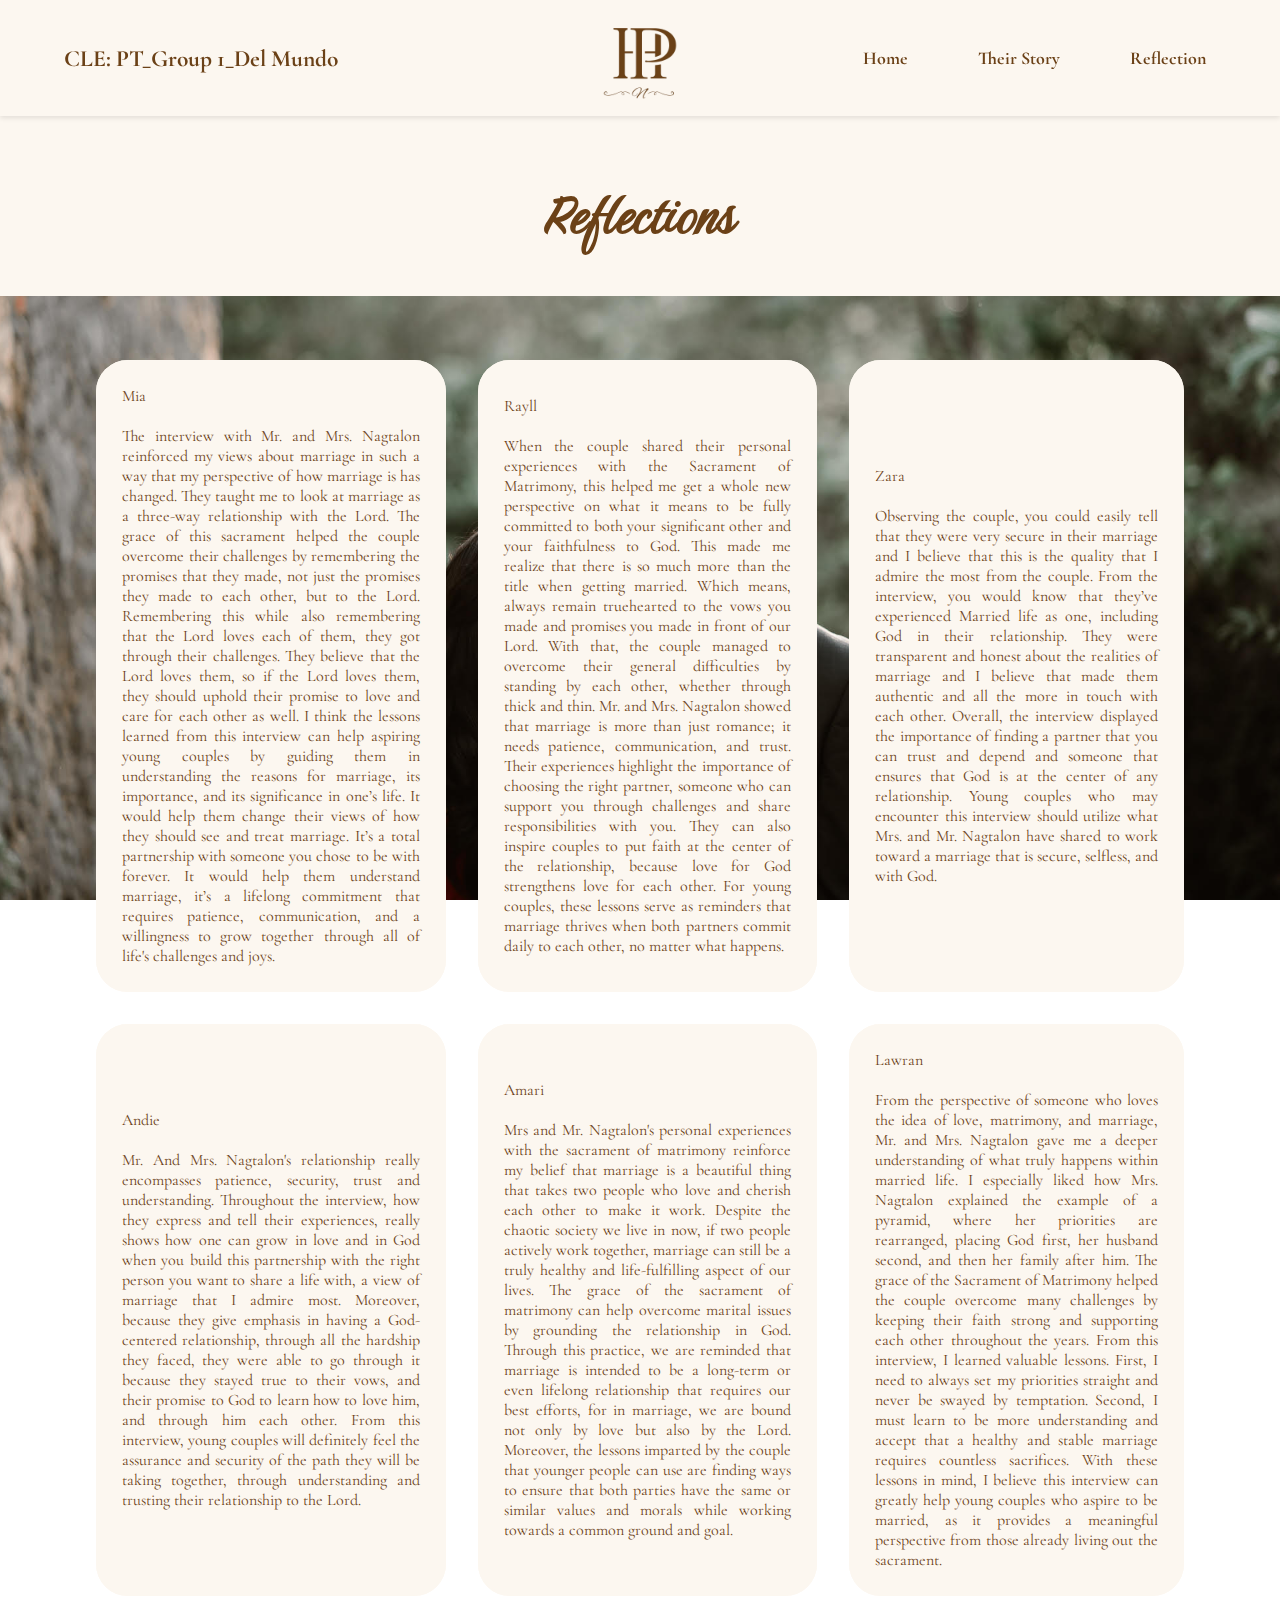
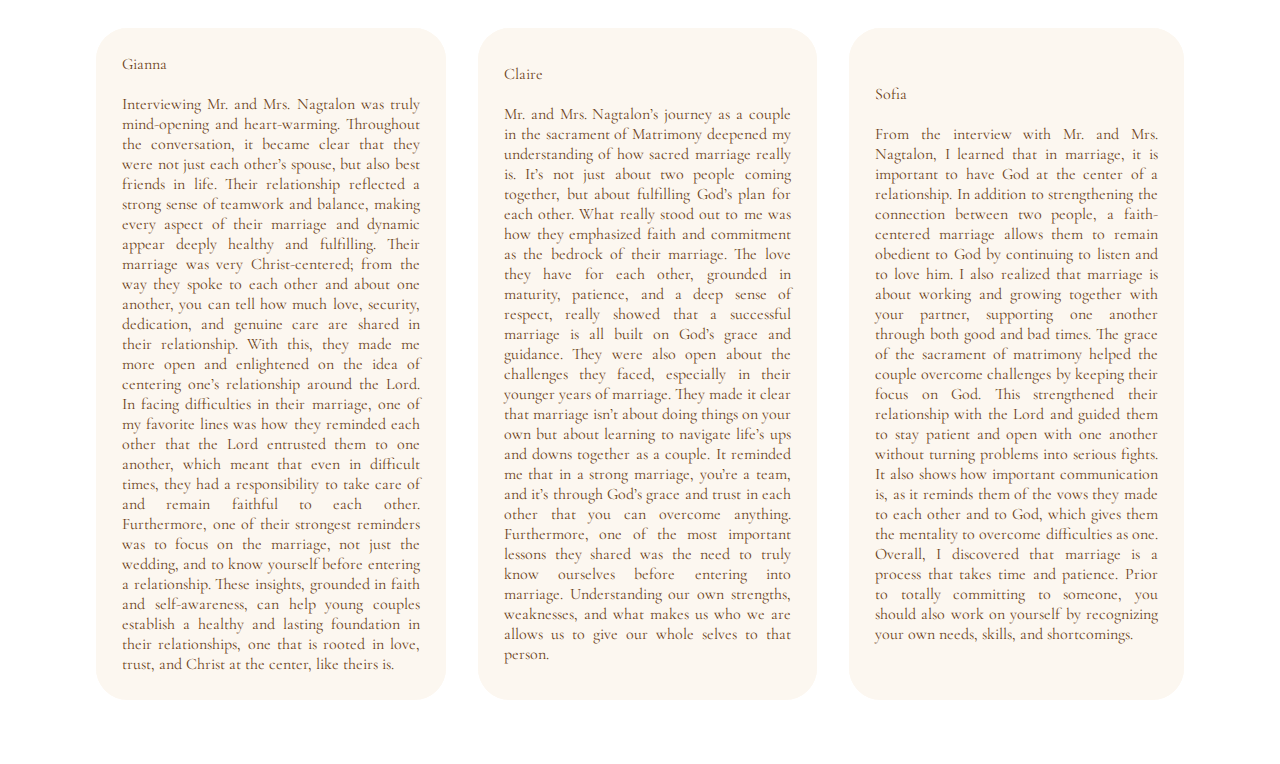
<file: reflection.html>
<!DOCTYPE html>
<html lang="en">
<head>
    <meta charset="UTF-8">
    <meta name="viewport" content="width=device-width, initial-scale=1.0">
    <title>CLE: PT_Group 1_Del Mundo</title>
    <link rel="icon" href="favicon.png" type="image/png">
    <link rel="stylesheet" href="reflection.css">
    <link rel="preconnect" href="https://fonts.googleapis.com">
    <link rel="preconnect" href="https://fonts.gstatic.com" crossorigin>
    <link href="https://fonts.googleapis.com/css2?family=Cormorant+Garamond:ital,wght@0,300..700;1,300..700&family=Petit+Formal+Script&family=Playfair+Display:ital,wght@0,400..900;1,400..900&display=swap" rel="stylesheet"> 
    <link href="https://fonts.googleapis.com/css2?family=Birthstone&display=swap" rel="stylesheet">
    
</head>
<body>
<div class="header">
        <div class="title">
            <h3>CLE: PT_Group 1_Del Mundo</h3>
        </div>
        <img src="cle-marriage/CCB8B299-E425-4BFB-BF57-874E4281BD6C-removebg-preview.png" alt="logo">
        <div class="navbar">
            <a href="index.html">Home</a>
            <a href="page1.html">Their Story</a>
            <a href="reflection.html">Reflection</a>
        </div>
    </div>
    <section class="logo">
        <h1>Reflections</h1>
    </section>
    <section>
    <div class="table-container">
        <table>
            <tr>
                <td> Mia <br> <br> The interview with Mr. and Mrs. Nagtalon reinforced my views about marriage in such a way that my perspective of how marriage is has changed. They taught me to look at marriage as a three-way relationship with the Lord. The grace of this sacrament helped the couple overcome their challenges by remembering the promises that they made, not just the promises they made to each other, but to the Lord. Remembering this while also remembering that the Lord loves each of them, they got through their challenges. They believe that the Lord loves them, so if the Lord loves them, they should uphold their promise to love and care for each other as well. I think the lessons learned from this interview can help aspiring young couples by guiding them in understanding the reasons for marriage, its importance, and its significance in one’s life. It would help them change their views of how they should see and treat marriage. It’s a total partnership with someone you chose to be with forever. It would help them understand marriage, it’s a lifelong commitment that requires patience, communication, and a willingness to grow together through all of life's challenges and joys.</td>
                <td> Rayll <br> <br> When the couple shared their personal experiences with the Sacrament of Matrimony, this helped me get a whole new perspective on what it means to be fully committed to both your significant other and your faithfulness to God. This made me realize that there is so much more than the title when getting married. Which means, always remain truehearted to the vows you made and promises you made in front of our Lord. With that, the couple managed to overcome their general difficulties by standing by each other, whether through thick and thin. Mr. and Mrs. Nagtalon showed that marriage is more than just romance; it needs patience, communication, and trust. Their experiences highlight the importance of choosing the right partner, someone who can support you through challenges and share responsibilities with you. They can also inspire couples to put faith at the center of the relationship, because love for God strengthens love for each other. For young couples, these lessons serve as reminders that marriage thrives when both partners commit daily to each other, no matter what happens.</td>
                <td> Zara <br> <br> Observing the couple, you could easily tell that they were very secure in their marriage and I believe that this is the quality that I admire the most from the couple. From the interview, you would know that they’ve experienced Married life as one, including God in their relationship. They were transparent and honest about the realities of marriage and I believe that made them authentic and all the more in touch with each other. Overall, the interview displayed the importance of finding a partner that you can trust and depend and someone that ensures that God is at the center of any relationship. Young couples who may encounter this interview should utilize what Mrs. and Mr. Nagtalon have shared to work toward a marriage that is secure, selfless, and with God. </td>
            </tr>
            <tr>
                <td> Andie <br> <br> Mr. And Mrs. Nagtalon's relationship really encompasses patience, security, trust and understanding. Throughout the interview, how they express and tell their experiences, really shows how one can grow in love and in God when you build this partnership with the right person you want to share a life with, a view of marriage that I admire most. Moreover, because they give emphasis in having a God-centered relationship, through all the hardship they faced, they were able to go through it because they stayed true to their vows, and their promise to God to learn how to love him, and through him each other. From this interview, young couples will definitely feel the assurance and security of the path they will be taking together, through understanding and trusting their relationship to the Lord.</td>
                <td> Amari <br> <br> Mrs and Mr. Nagtalon's personal experiences with the sacrament of matrimony reinforce my belief that marriage is a beautiful thing that takes two people who love and cherish each other to make it work. Despite the chaotic society we live in now, if two people actively work together, marriage can still be a truly healthy and life-fulfilling aspect of our lives. The grace of the sacrament of matrimony can help overcome marital issues by grounding the relationship in God. Through this practice, we are reminded that marriage is intended to be a long-term or even lifelong relationship that requires our best efforts, for in marriage, we are bound not only by love but also by the Lord. Moreover, the lessons imparted by the couple that younger people can use are finding ways to ensure that both parties have the same or similar values and morals while working towards a common ground and goal. </td>
                <td> Lawran <br> <br> From the perspective of someone who loves the idea of love, matrimony, and marriage, Mr. and Mrs. Nagtalon gave me a deeper understanding of what truly happens within married life. I especially liked how Mrs. Nagtalon explained the example of a pyramid, where her priorities are rearranged, placing God first, her husband second, and then her family after him. The grace of the Sacrament of Matrimony helped the couple overcome many challenges by keeping their faith strong and supporting each other throughout the years. From this interview, I learned valuable lessons. First, I need to always set my priorities straight and never be swayed by temptation. Second, I must learn to be more understanding and accept that a healthy and stable marriage requires countless sacrifices. With these lessons in mind, I believe this interview can greatly help young couples who aspire to be married, as it provides a meaningful perspective from those already living out the sacrament.</td>
            </tr>
            <tr> 
                <td> Gianna <br> <br> Interviewing Mr. and Mrs. Nagtalon was truly mind-opening and heart-warming. Throughout the conversation, it became clear that they were not just each other’s spouse, but also best friends in life. Their relationship reflected a strong sense of teamwork and balance, making every aspect of their marriage and dynamic appear deeply healthy and fulfilling. Their marriage  was very Christ-centered; from the way they spoke to each other and about one another, you can tell how much love, security, dedication, and genuine care are shared in their relationship. With this, they made me more open and enlightened on the idea of centering one’s relationship around the Lord. In facing difficulties in their marriage, one of my favorite lines was how they reminded each other that the Lord entrusted them to one another, which meant that even in difficult times, they had a responsibility to take care of and remain faithful to each other. Furthermore, one of their strongest reminders was to focus on the marriage, not just the wedding, and to know yourself before entering a relationship. These insights, grounded in faith and self-awareness, can help young couples establish a healthy and lasting foundation in their relationships, one that is rooted in love, trust, and Christ at the center, like theirs is.</td>
                <td> Claire <br> <br> Mr. and Mrs. Nagtalon’s journey as a couple in the sacrament of Matrimony deepened my understanding of how sacred marriage really is. It’s not just about two people coming together, but about fulfilling God’s plan for each other. What really stood out to me was how they emphasized faith and commitment as the bedrock of their marriage. The love they have for each other, grounded in maturity, patience, and a deep sense of respect, really showed that a successful marriage is all built on God’s grace and guidance. They were also open about the challenges they faced, especially in their younger years of marriage. They made it clear that marriage isn’t about doing things on your own but about learning to navigate life’s ups and downs together as a couple. It reminded me that in a strong marriage, you’re a team, and it’s through God’s grace and trust in each other that you can overcome anything. Furthermore, one of the most important lessons they shared was the need to truly know ourselves before entering into marriage. Understanding our own strengths, weaknesses, and what makes us who we are allows us to give our whole selves to that person. </td>
                <td> Sofia <br> <br> From the interview with Mr. and Mrs. Nagtalon, I learned that in marriage, it is important to have God at the center of a relationship. In addition to strengthening the connection between two people, a faith-centered marriage allows them to remain obedient to God by continuing to listen and to love him. I also realized that marriage is about working and growing together with your partner, supporting one another through both good and bad times. The grace of the sacrament of matrimony helped the couple overcome challenges by keeping their focus on God. This strengthened their relationship with the Lord and guided them to stay patient and open with one another without turning problems into serious fights. It also shows how important communication is, as it reminds them of the vows they made to each other and to God, which gives them the mentality to overcome difficulties as one. Overall, I discovered that marriage is a process that takes time and patience. Prior to totally committing to someone, you should also work on yourself by recognizing your own needs, skills, and shortcomings.</td>
            </tr>
        </table>
    </div>
    </section>
</body>
</html>
</file>
<file: reflection.css>
/* Reset */
* {
    margin: 0;
    padding: 0;
    box-sizing: border-box;
}

body {
    scroll-behavior: smooth;
    font-family: "Cormorant Garamond", serif;
    background-image: url(cle-marriage/meet-the-couple.jpg);
    background-position: center;
    background-attachment: fixed;
    background-size: cover;
}

/* ---------------- HEADER ---------------- */
.header {
    width: 100%;
    display: flex;
    align-items: center;
    justify-content: space-between;
    padding: 0.5rem 5vw;
    background-color: #fcf7f0;
    color: #6b4117;
    font-size: 20px;
    box-shadow: 0 2px 5px rgba(0, 0, 0, 0.1);
    backdrop-filter: blur(5px);
    z-index: 1000;
}

/* Title (left) */
.header .title {
    flex: 1;
}

/* Logo (center) */
.header img {
    flex: 0;
    display: block;
    margin: 0 auto;
    width: 100px;
    height: 100px;
}

/* Navbar (right) */
.navbar {
    flex: 1;
    display: flex;
    justify-content: flex-end;
    gap: 50px;
}

.navbar a {
    text-decoration: none;
    font-weight: bold;
    font-size: 18px;
    color: #6b4117;
    padding: 5px 10px;
    border-radius: 5px;
    transition: color 0.3s, background-color 0.3s;
}

.navbar a:hover {
    color: rgba(107, 65, 23, 0.5);
}

/* -------- Responsive: Sidebar Layout -------- */
@media (max-width: 768px) {
    .header {
        flex-direction: column;
        align-items: center;
        padding: 2rem 1rem;
        box-shadow: 2px 0 5px rgba(0, 0, 0, 0.1);
    }

    .header .title {
        font-size: 20px;
        font-weight: bold;
        margin-bottom: 2rem;
        text-align: center;
        flex: unset;
    }

    .header img {
        width: 120px;
        height: 120px;
        margin-bottom: 2rem;
    }

    .navbar {
        flex-direction: column;
        gap: 20px;
        width: 100%;
        justify-content: center;
        text-align: center;
    }

    .navbar a {
        font-size: 18px;
        padding: 10px 0;
    }
}

/* ---------------- LOGO SECTION ---------------- */
section.logo {
    display: flex;
    justify-content: center;
    align-items: center;
    background-color: #fcf7f0;
    min-height: 20vh;
    padding: 6rem 2rem 2rem;
    text-align: center;
    color: #6b4117;
}

.logo h1 {
    font-family: "Birthstone", cursive;
    font-size: clamp(2.5rem, 5vw, 4rem);
    margin-top: -3rem;
}
/* Desktop styles (default) */
.table-container {
    display: flex;
    justify-content: center;
    background-image: url("cle marriage/meet the couple.jpg");
    background-position: center;
    background-attachment: fixed;
    background-size: cover;
    padding: 2rem;
    overflow-x: auto;
    width: 100%;
}

table {
    width: 100%;
    max-width: 90vw; /* Take up most of the viewport width */
    border-collapse: separate;
    border-spacing: 2rem;
    color: #6b4117;
    background-color: transparent;
}

tr, td {
    border: 2px solid #fcf7f0;
    border-radius: 2rem;
    background-color: #fcf7f0;
    padding: 1.5rem;
    text-align: justify;
    word-break: break-word;
    min-width: 250px; /* Prevent cells from shrinking too much */
}

/* Responsive stacked layout for smaller screens */
@media (max-width: 768px) {
    table, tbody, tr {
        display: block;
        width: 100%;
    }

    tr {
        margin-bottom: 2rem;
    }

    td {
        display: block;
        width: 100%;
        min-width: auto;
    }

    table {
        font-size: 0.9rem;
        border-spacing: 1rem;
    }

    .table-container {
        padding: 1rem;
    }
}

@media (max-width: 480px) {
    table {
        font-size: 0.85rem;
    }

    td {
        padding: 1rem;
    }
}
</file>
